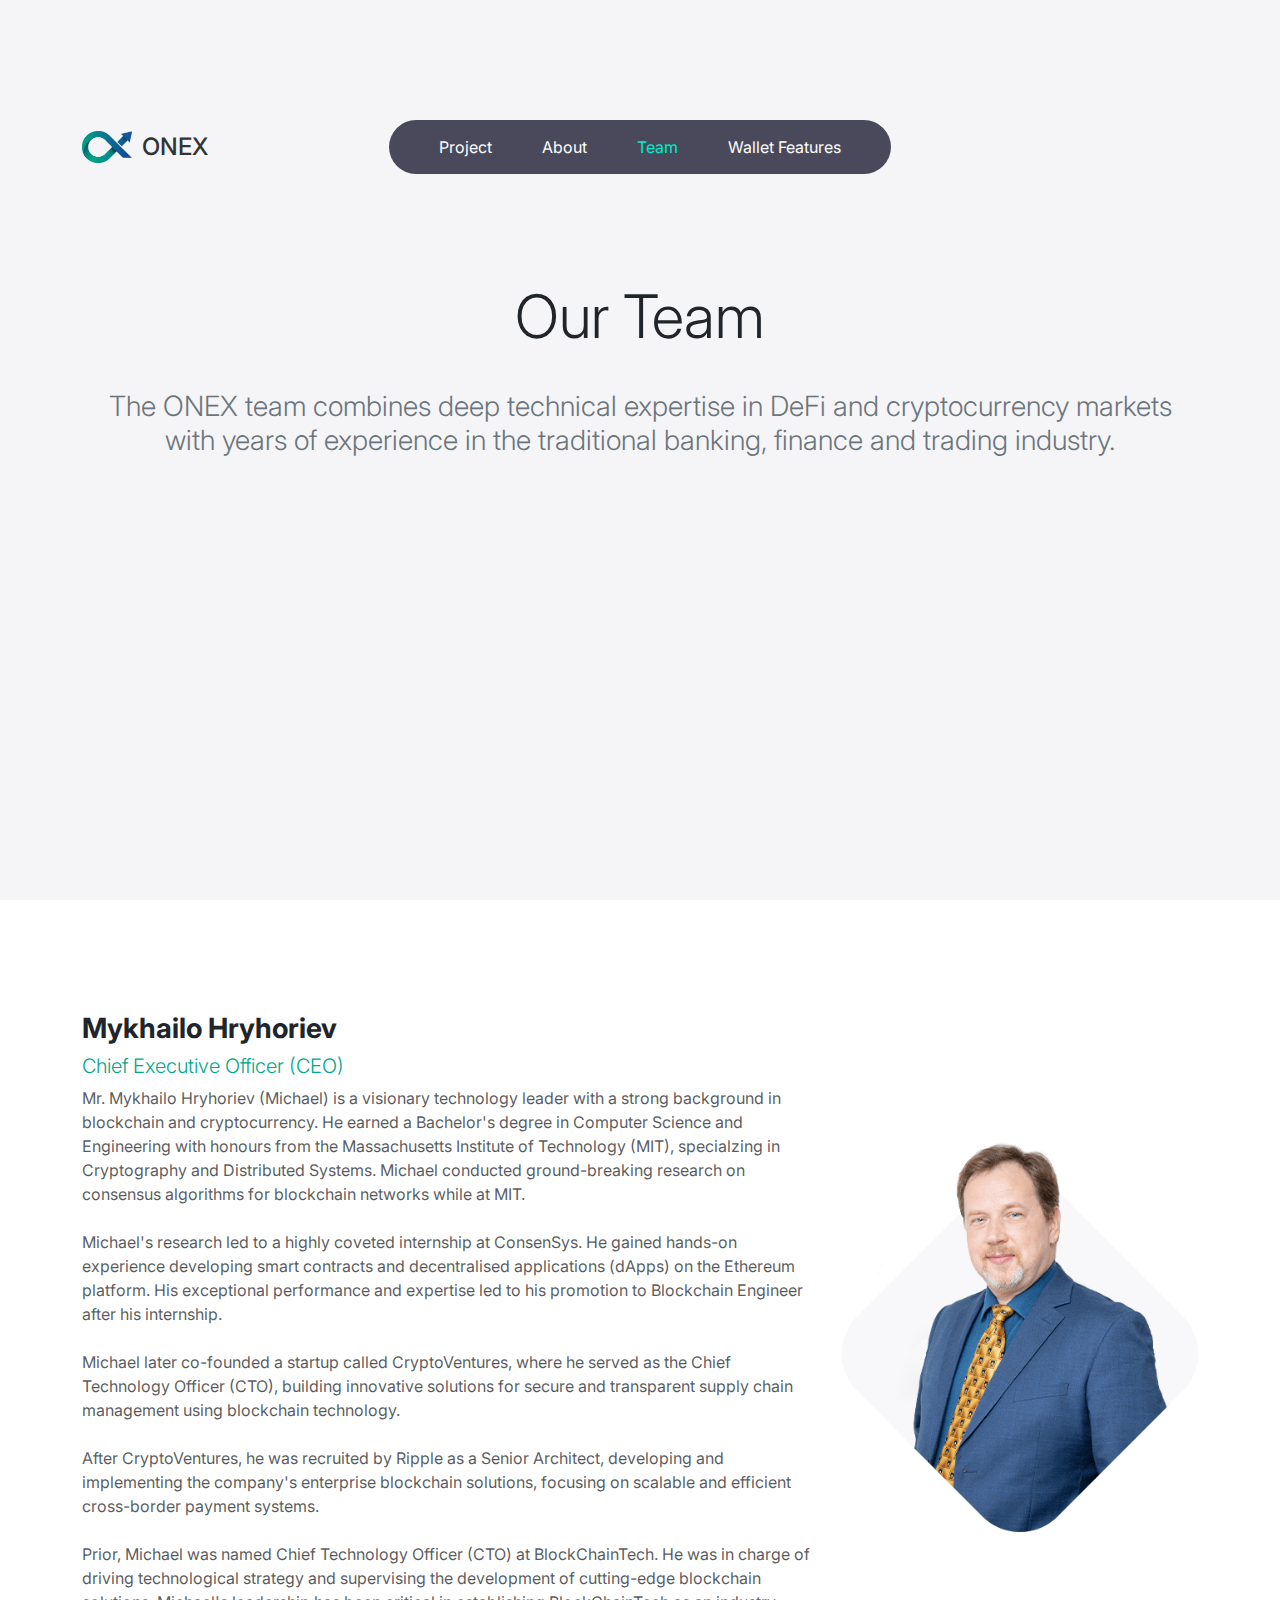
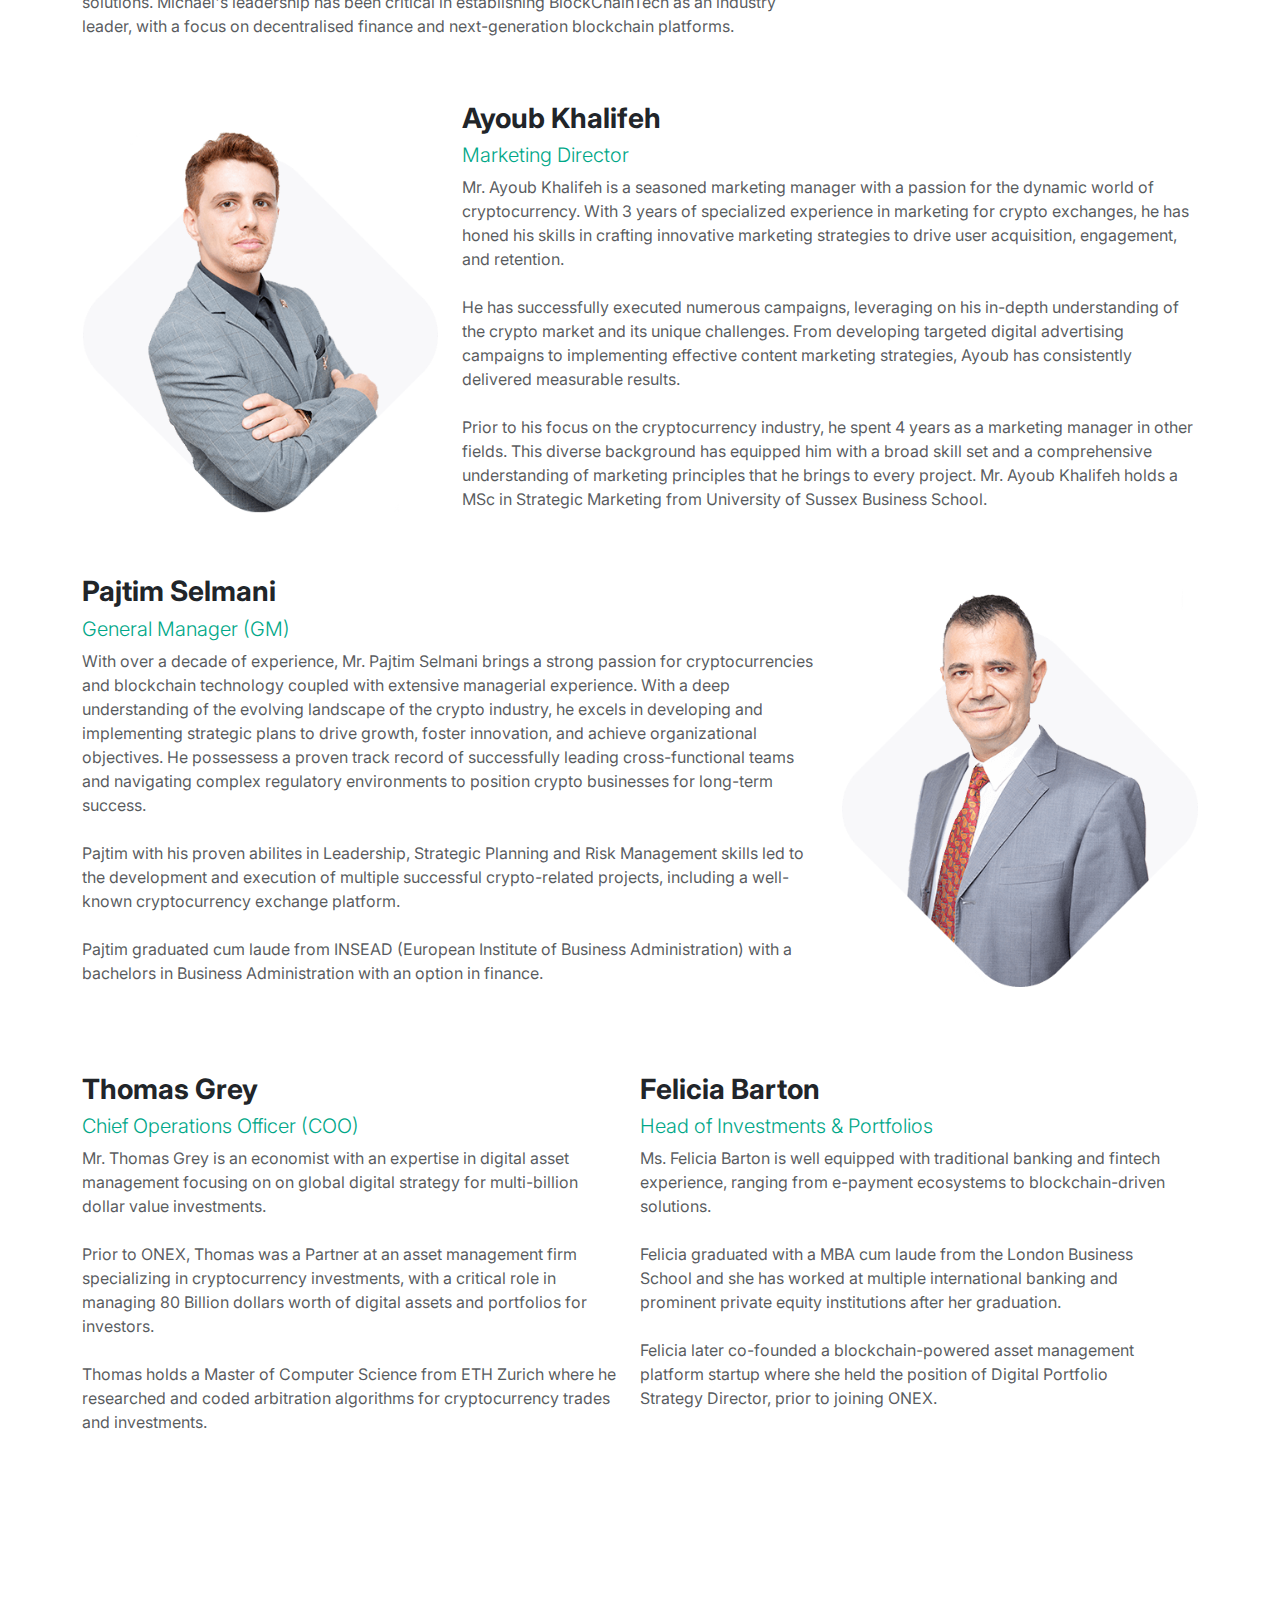
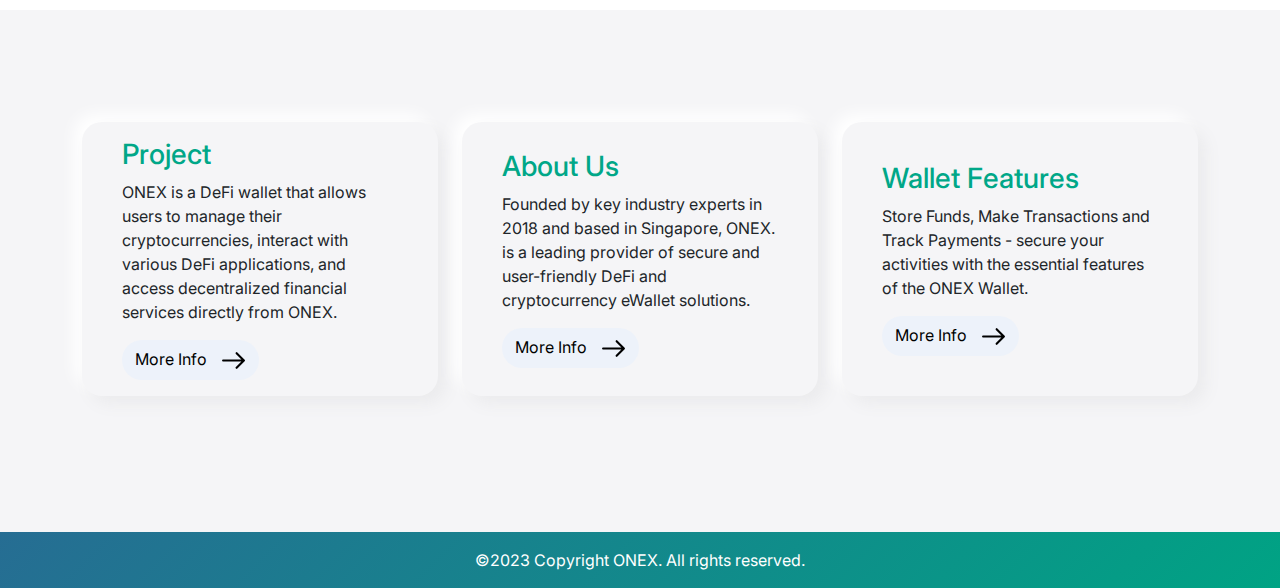
<file: team.html>
<!doctype html>
<html lang="en" >
  <head>

    <meta charset="utf-8">
    <meta name="viewport" content="width=device-width, initial-scale=1">

    <title>Onex - Team</title>


<link href="css/bootstrap.min.css" rel="stylesheet" >
<link href="css/offcanvas-navbar.css" rel="stylesheet" >
<link href="css/custom.css" rel="stylesheet" >


<link href="https://fonts.googleapis.com/css2?family=Inter:wght@100;300;400;600;700;900&display=swap" rel="stylesheet">

<link rel="icon" type="image/png" href="favicon.png">

  </head>
  <body>
   


<section class="custom_white top_section" style="overflow: hidden; width: 100vw; position: relative; min-height: auto;">
 

<div class="container z-10 position-relative">
    <nav class="navbar navbar-expand-lg " aria-label="Main navigation">
  
        <div class="col">
        <a href="index.html" class="logo d-flex align-items-center"> <img src="images/onex_logo_only.png"> <h1>ONEX</h1></a>
      </div>
        <button class="navbar-toggler border-0 p-0 m-0 text-white" type="button" id="navbarSideCollapse" aria-label="Toggle navigation">
          <img src="images/menu.svg" class="menu_mobile">
        </button>

        <div class="navbar-collapse offcanvas-collapse custom_onex_menu_bar z-10" id="navbarsExampleDefault">
          <ul class="navbar-nav me-auto mb-2 mb-lg-0">
            <li class="nav-item">
              <a class="nav-link" aria-current="page" href="index.html">Project</a>
            </li>
            <li class="nav-item">
              <a class="nav-link " href="about.html">About</a>
            </li>
            <li class="nav-item">
              <a class="nav-link active" href="#">Team</a>
            </li>
            <li class="nav-item">
              <a class="nav-link" href="wallet_features.html">Wallet Features</a>
            </li>
     
          </ul>

        </div>
   
    </nav>
</div>


<div class="container z-1 position-relative custom_top_content_part">
  <div class="row d-flex align-items-center">

    <div class="col-lg-12 z-2 position-relative text-center">
 
      <h2 class="py-4">Our Team</h2>
      <h3 class="text-secondary fw-light">The ONEX team combines deep technical expertise in DeFi and cryptocurrency markets with years of experience in the traditional banking, finance and trading industry.
</h3>
    </div>

  </div>
</div>


</section>


<section class="section_feature ">

  <div class="container">
    <div class="row">
    
      <div class="col-lg-12 team_set">
        <div class="row d-flex flex-row-reverse  align-items-center">
          <div class="col-md-4"><img src="images/team_mykhailo.png"></div>
          <div class="col-lg-8">
            <h3 class="fw-bold">Mykhailo Hryhoriev</h3>
            <h5 class="fw-light corporate_color">Chief Executive Officer (CEO)</h5>
            <p class="text-opacity-75 text-dark">Mr. Mykhailo Hryhoriev (Michael) is a visionary technology leader with a strong background in blockchain and cryptocurrency. He earned a Bachelor's degree in Computer Science and Engineering with honours from the Massachusetts Institute of Technology (MIT), specialzing in Cryptography and Distributed Systems. Michael conducted ground-breaking research on consensus algorithms for blockchain networks while at MIT.
<br><br>
Michael's research led to a highly coveted internship at ConsenSys. He gained hands-on experience developing smart contracts and decentralised applications (dApps) on the Ethereum platform. His exceptional performance and expertise led to his promotion to Blockchain Engineer after his internship.
<br><br>
Michael later co-founded a startup called CryptoVentures, where he served as the Chief Technology Officer (CTO), building innovative solutions for secure and transparent supply chain management using blockchain technology.
<br><br>
After CryptoVentures, he was recruited by Ripple as a Senior Architect, developing and implementing the company's enterprise blockchain solutions, focusing on scalable and efficient cross-border payment systems.
<br><br>
Prior, Michael was named Chief Technology Officer (CTO) at BlockChainTech. He was in charge of driving technological strategy and supervising the development of cutting-edge blockchain solutions. Michael's leadership has been critical in establishing BlockChainTech as an industry leader, with a focus on decentralised finance and next-generation blockchain platforms.</p>
          </div>
        </div>
      </div>

      <div class="col-lg-12 team_set">
        <div class="row d-flex  align-items-center">
          <div class="col-md-4"><img src="images/team_ayoub.png"></div>
          <div class="col-lg-8">
            <h3 class="fw-bold">Ayoub Khalifeh</h3>
            <h5 class="fw-light corporate_color">Marketing Director</h5>
            <p class="text-opacity-75 text-dark">Mr. Ayoub Khalifeh is a seasoned marketing manager with a passion for the dynamic world of cryptocurrency. With 3 years of specialized experience in marketing for crypto exchanges, he has honed his skills in crafting innovative marketing strategies to drive user acquisition, engagement, and retention.
<br><br>
He has successfully executed numerous campaigns, leveraging on his in-depth understanding of the crypto market and its unique challenges. From developing targeted digital advertising campaigns to implementing effective content marketing strategies, Ayoub has consistently delivered measurable results.
<br><br>
Prior to his focus on the cryptocurrency industry, he spent 4 years as a marketing manager in other fields. This diverse background has equipped him with a broad skill set and a comprehensive understanding of marketing principles that he brings to every project. Mr. Ayoub Khalifeh holds a MSc in Strategic Marketing from University of Sussex Business School.
</p>
          </div>
        </div>
      </div>

      <div class="col-lg-12 team_set">
        <div class="row d-flex flex-row-reverse  align-items-center">
          <div class="col-md-4"><img src="images/team_patjim.png"></div>
          <div class="col-lg-8">
            <h3 class="fw-bold">Pajtim Selmani</h3>
            <h5 class="fw-light corporate_color">General Manager (GM)</h5>
            <p class="text-opacity-75 text-dark">With over a decade of experience, Mr. Pajtim Selmani brings a strong passion for cryptocurrencies and blockchain technology coupled with extensive managerial experience. With a deep understanding of the evolving landscape of the crypto industry, he excels in developing and implementing strategic plans to drive growth, foster innovation, and achieve organizational objectives. He possessess a proven track record of successfully leading cross-functional teams and navigating complex regulatory environments to position crypto businesses for long-term success. <br><br>

Pajtim with his proven abilites in Leadership, Strategic Planning and Risk Management skills led to the development and execution of multiple successful crypto-related projects, including a well-known cryptocurrency exchange platform. 
<br><br>
Pajtim graduated cum laude from INSEAD (European Institute of Business Administration) with a bachelors in Business Administration with an option in finance.</p>
          </div>
        </div>
      </div>

      <div class="col-lg-12 mt-4">
        <div class="row d-flex align-items-center">
          <div class="row">
            <div class="col-md-6 team_set">
  
            <h3 class="fw-bold">Thomas Grey</h3>
            <h5 class="fw-light corporate_color">Chief Operations Officer (COO)</h5>
            <p class="text-opacity-75 text-dark">Mr. Thomas Grey is an economist with an expertise in digital asset management focusing on on global digital strategy for multi-billion dollar value investments. 
<br><br>
Prior to ONEX, Thomas was a Partner at an asset management firm specializing in cryptocurrency investments, with a critical role in managing 80 Billion dollars worth of digital assets and portfolios for investors. 
<br><br>
Thomas holds a Master of Computer Science from ETH Zurich where he researched and coded arbitration algorithms for cryptocurrency trades and investments.</p>
        
            </div>

            <div class="col-md-6 team_set">
  
            <h3 class="fw-bold">Felicia Barton</h3>
            <h5 class="fw-light corporate_color">Head of Investments & Portfolios</h5>
            <p class="text-opacity-75 text-dark">Ms. Felicia Barton is well equipped with traditional banking and fintech experience, ranging from e-payment ecosystems to blockchain-driven solutions.
<br><br>
Felicia graduated with a MBA cum laude from the London Business School and she has worked at multiple international banking and prominent private equity institutions after her graduation. 
<br><br>
Felicia later co-founded a blockchain-powered asset management platform startup where she held the position of Digital Portfolio Strategy Director, prior to joining ONEX.
</p>
        
            </div>
          </div>
        </div>
      </div>

    

    </div>
  </div>
</section>


<section class="custom_white etc_content_section">
  <div class="container">
    <div class="row">
      <div class="col-md-4 mb-4 d-flex align-content-stretch flex-wrap">
        <div class="card px-4 about_us_thumbnail border-0">
          <div class="card-body align-items-center d-flex z-1 position-relative">
            <div>
              <h3 class="corporate_color d-flex align-items-start">Project</h3>
              <p class="d-flex align-items-center">ONEX is a DeFi wallet that allows users to manage their cryptocurrencies, interact with various DeFi applications, and access decentralized financial services directly from ONEX.</p>
              <button class="btn btn_more_info d-flex align-items-end" type="button"><a href="index.html">More Info <img src="images/next_black.svg"></a></button>
            </div>
          </div>
        </div>
      </div>
      <div class="col-md-4 mb-4 d-flex align-content-stretch flex-wrap">
        <div class="card px-4 about_us_thumbnail border-0">
          <div class="card-body align-items-center d-flex z-1 position-relative">
            <div>
              <h3 class="corporate_color d-flex align-items-start">About Us</h3>
              <p class="d-flex align-items-center">Founded by key industry experts in 2018 and based in Singapore, ONEX. is a leading provider of secure 
and user-friendly DeFi and cryptocurrency eWallet solutions.</p>
              <button class="btn btn_more_info d-flex align-items-end" type="button"><a href="about.html">More Info <img src="images/next_black.svg"></a></button>
            </div>
          </div>
        </div>
      </div>
      <div class="col-md-4 mb-4 d-flex align-content-stretch flex-wrap">
        <div class="card p-4 about_us_thumbnail border-0">
          <div class="card-body align-items-center d-flex z-1 position-relative">
            <div>
              <h3 class="corporate_color">Wallet Features</h3>
              <p class="">Store Funds, Make Transactions and Track Payments - secure your activities with the essential features of the ONEX Wallet.
</p>
              <button class="btn btn_more_info" type="button"><a href="#">More Info <img src="images/next_black.svg"></a></button>
            </div>
          </div>
        </div>
      </div>
    </div>
  </div>
</section>

<footer class="onex_background">
<div class="container">
  <div class="row">
    <div class="col pt-3 text-center text-white">
      <p>©2023 Copyright ONEX. All rights reserved.</p>
    </div>
  </div>
</div>
</footer>
<script src="js/offcanvas-navbar.js"></script>
<script src="js/bootstrap.bundle.min.js"></script>

<script src="js/simple_parallax/simpleParallax.js"></script>
<script type="text/javascript">
  var image = document.getElementsByClassName('thumbnail');
new simpleParallax(image, {
  orientation: 'right',
  overflow: true,
  scale: 2,
  maxTransition: 200
});


</script>
    </body>
</html>
</file>
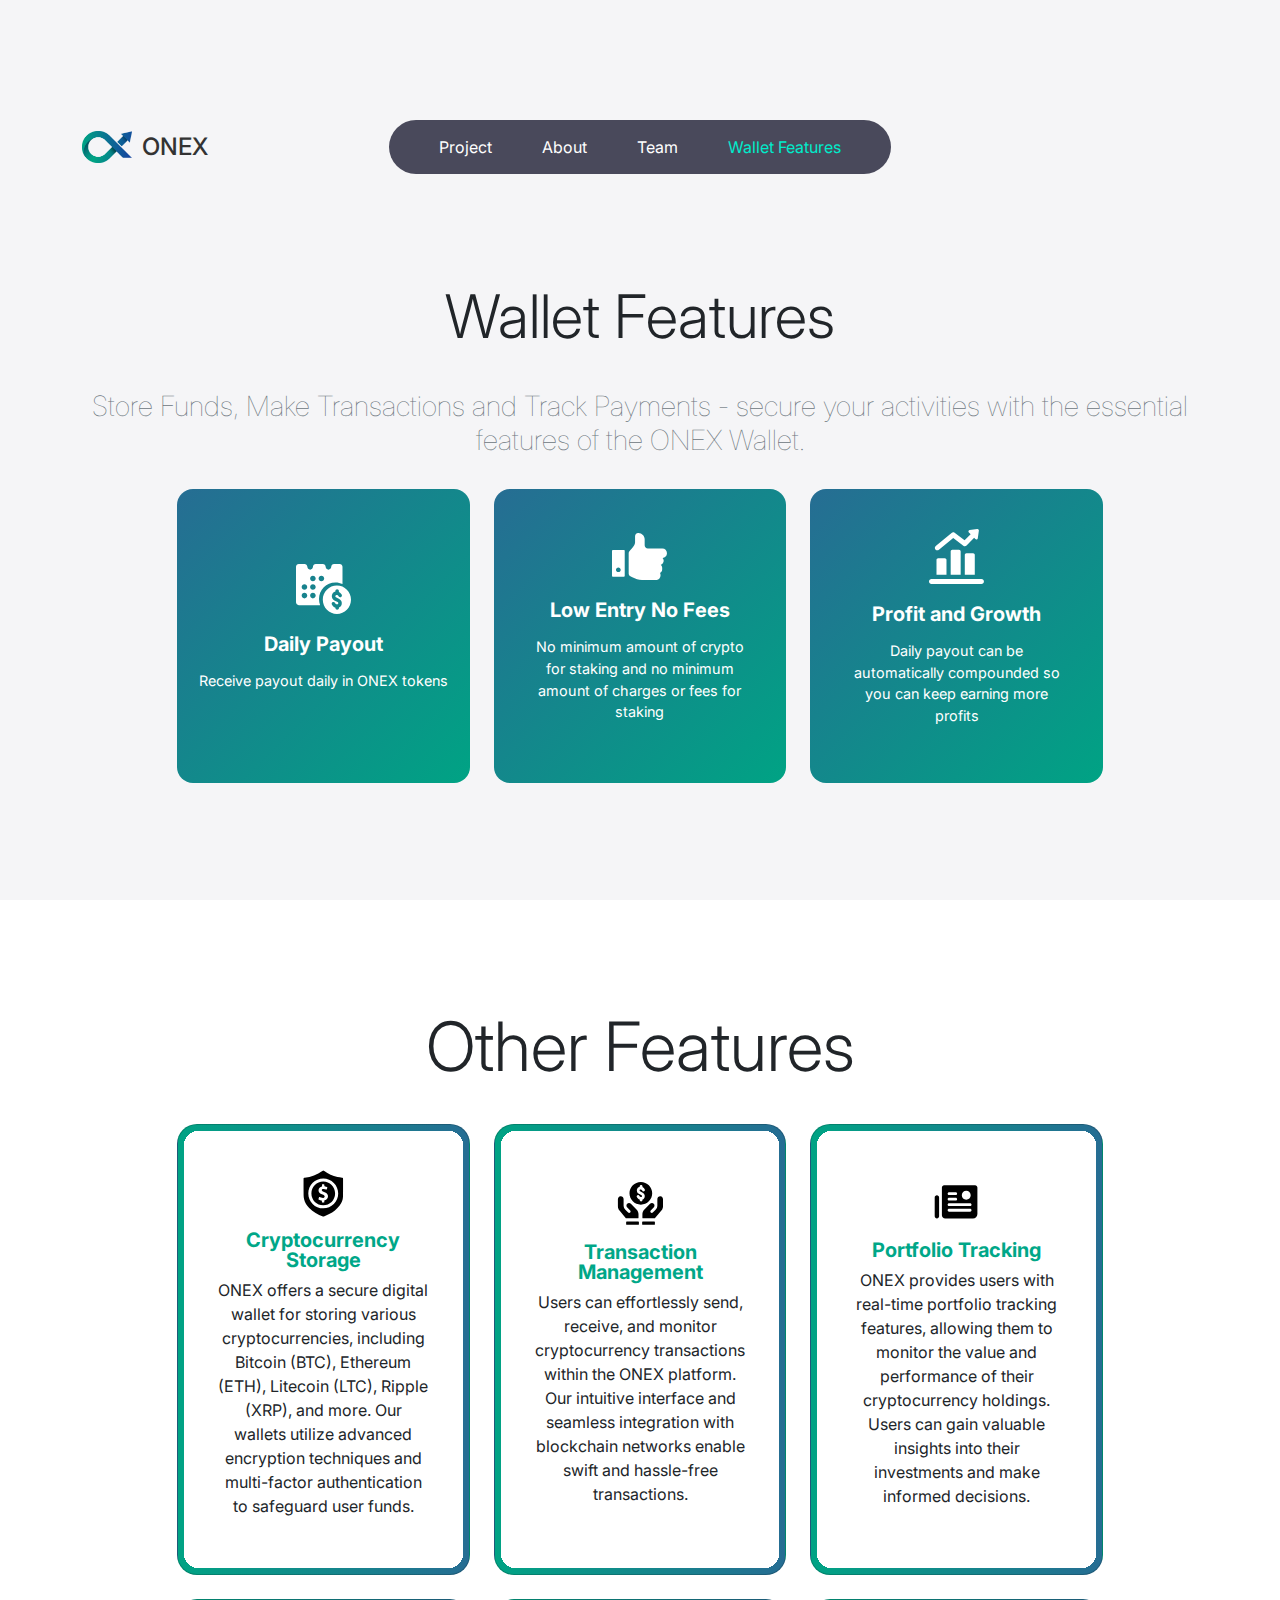
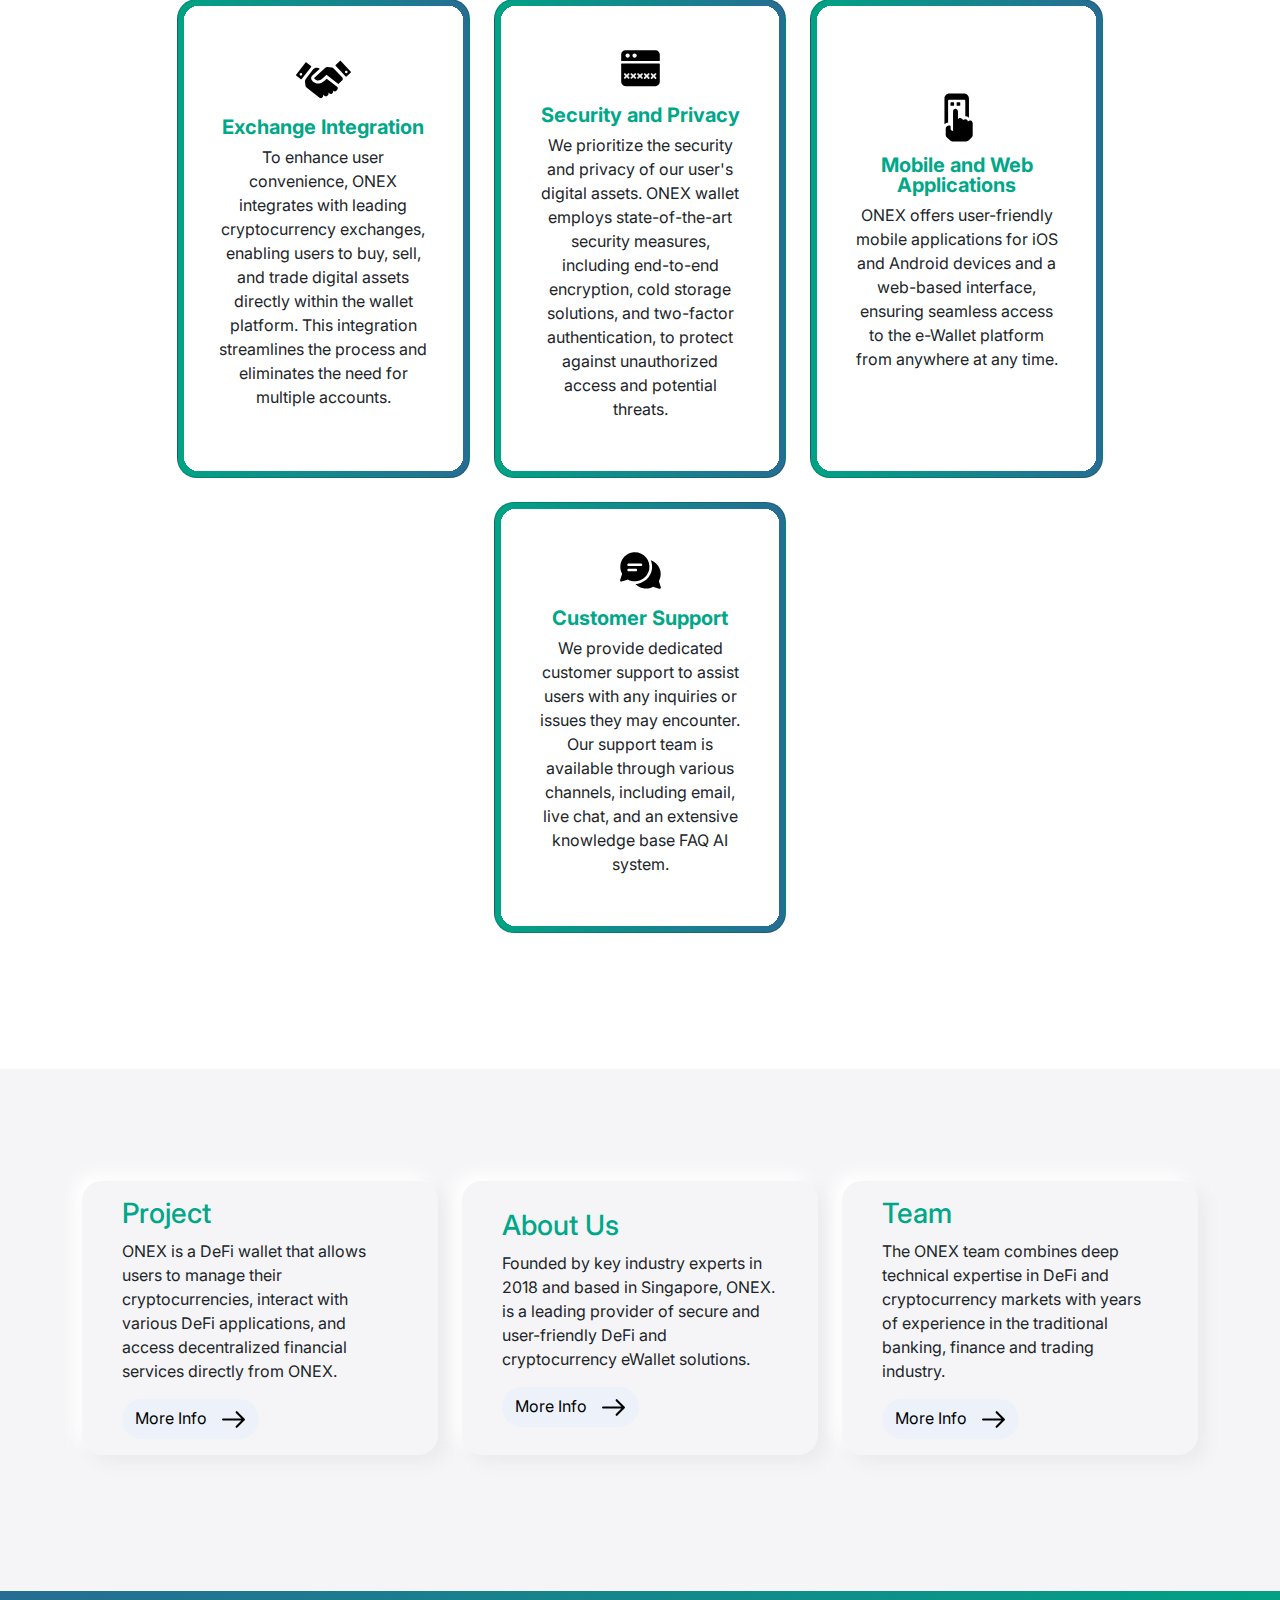
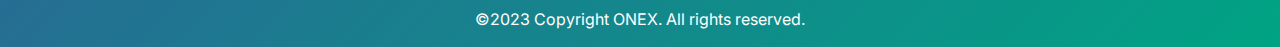
<file: wallet_features.html>
<!doctype html>
<html lang="en" >
  <head>

    <meta charset="utf-8">
    <meta name="viewport" content="width=device-width, initial-scale=1">

    <title>Onex - Wallet Features</title>


<link href="css/bootstrap.min.css" rel="stylesheet" >
<link href="css/offcanvas-navbar.css" rel="stylesheet" >
<link href="css/custom.css" rel="stylesheet" >


<link href="https://fonts.googleapis.com/css2?family=Inter:wght@100;300;400;600;700;900&display=swap" rel="stylesheet">

<link rel="icon" type="image/png" href="favicon.png">

  </head>
  <body>
   


<section class="custom_white top_section" style="overflow: hidden; width: 100vw; position: relative;">

 

<div class="container z-10 position-relative">
    <nav class="navbar navbar-expand-lg " aria-label="Main navigation">
  
        <div class="col">
        <a href="index.html" class="logo d-flex align-items-center"> <img src="images/onex_logo_only.png"> <h1>ONEX</h1></a>
      </div>
        <button class="navbar-toggler border-0 p-0 m-0 text-white" type="button" id="navbarSideCollapse" aria-label="Toggle navigation">
          <img src="images/menu.svg" class="menu_mobile">
        </button>

        <div class="navbar-collapse offcanvas-collapse custom_onex_menu_bar z-10" id="navbarsExampleDefault">
          <ul class="navbar-nav me-auto mb-2 mb-lg-0">
            <li class="nav-item">
              <a class="nav-link" aria-current="page" href="index.html">Project</a>
            </li>
            <li class="nav-item">
              <a class="nav-link" href="about.html">About</a>
            </li>
            <li class="nav-item">
              <a class="nav-link" href="team.html">Team</a>
            </li>
            <li class="nav-item">
              <a class="nav-link active" href="#">Wallet Features</a>
            </li>
     
          </ul>

        </div>
   
    </nav>
</div>


<div class="container z-1 position-relative custom_top_content_part">
  <div class="row d-flex align-items-center">

    <div class="col-lg-12 z-2 position-relative text-center">
      <h2 class="py-4">Wallet Features</h2>
      <h3 class="text-secondary fw-lighter">Store Funds, Make Transactions and Track Payments - secure your activities with the essential features of the ONEX Wallet.</h3>
    </div>

    <div class="col-lg-12 d-flex justify-content-center z-1 position-relative mt-4">
       <div class="row">
            <div class="container">
    <div class="row">

      <div class="col-lg-10 flex-wrap justify-content-center mx-auto wallet_feature_top">
        <div class="row"> 
            <div class="col-md-4 mb-4 d-flex align-content-stretch ">
              <div class="card onex_background rounded-4 border-0 w-100">
                <div class="card-body align-items-center d-flex text-dark">
                  <div class="text-center mx-auto">
                    <img src="images/SVG/wf_daily_payout.svg" class="feature_ico">
                    <h5 class="fw-bold lh-1 text-white mb-3">Daily Payout</h5>    
                      <p class="text-white">Receive payout daily in ONEX tokens</p>
                  </div>
                </div>
              </div>
            </div>
            <div class="col-md-4 mb-4 d-flex align-content-stretch ">
              <div class="card p-4 onex_background rounded-4 border-0 w-100">
                <div class="card-body align-items-center d-flex text-dark">
                  <div class="text-center mx-auto">
                    <img src="images/SVG/wf_low_entry.svg" class="feature_ico">
                    <h5 class="fw-bold lh-1 text-white mb-3">Low Entry No Fees</h5>
                    <p class="text-white">No minimum amount of crypto for staking and no minimum amount of charges or fees for staking</p>
                  </div>
                </div>
              </div>
            </div>
            <div class="col-md-4 mb-4 d-flex align-content-stretch ">
              <div class="card p-4 onex_background rounded-4 border-0 w-100">
                <div class="card-body align-items-center d-flex text-dark">
                  <div class="text-center mx-auto">
                    <img src="images/SVG/wf_profit.svg" class="feature_ico">
                    <h5 class="fw-bold lh-1 text-white mb-3">Profit and Growth</h5>
                    <p class="text-white">Daily payout can be automatically compounded so you can keep earning more profits</p>
                  </div>
                </div>
              </div>
            </div>
        </div>

 
      </div>
 

    </div>
  </div>
       </div>
    </div>


  </div>
</div>


</section>



<section class="section_feature">

  <div class="container">
    <div class="row">
       <h2 class=" text-center">Other Features</h2>

      <div class="col-lg-10 d-flex align-content-stretch flex-wrap justify-content-center mx-auto">
        <div class="row mt-4 justify-content-center"> 
            <div class="col-md-4 mb-4">
              <div class="card p-4 onex_border_bg">
                <div class="card-body align-items-center d-flex text-dark">
                  <div class="text-center mx-auto">
                    <img src="images/SVG/other_1.svg" class="feature_ico">
                    <h5 class="fw-bold lh-1 corporate_color mb-2">Cryptocurrency Storage</h5>
                    <p class="text-dark">ONEX offers a secure digital wallet for storing various cryptocurrencies, including Bitcoin (BTC), Ethereum (ETH), Litecoin (LTC), Ripple (XRP), and more. Our wallets utilize advanced encryption techniques and multi-factor authentication to safeguard user funds.</p>
                  </div>
                </div>
              </div>
            </div>
            <div class="col-md-4 mb-4">
              <div class="card p-4 onex_border_bg">
                <div class="card-body align-items-center d-flex text-dark">
                  <div class="text-center mx-auto">
                    <img src="images/SVG/other_2.svg" class="feature_ico">
                    <h5 class="fw-bold lh-1 corporate_color mb-2">Transaction Management</h5>
                    <p class="text-dark">Users can effortlessly send, receive, and monitor cryptocurrency transactions within the ONEX platform. Our intuitive interface and seamless integration with blockchain networks enable swift and hassle-free transactions.
</p>
                  </div>
                </div>
              </div>
            </div>
            <div class="col-md-4 mb-4">
              <div class="card p-4 onex_border_bg">
                <div class="card-body align-items-center d-flex text-dark">
                  <div class="text-center mx-auto">
                    <img src="images/SVG/other_3.svg" class="feature_ico">
                    <h5 class="fw-bold lh-1 corporate_color mb-2">Portfolio Tracking</h5>
                    <p class="text-dark">ONEX provides users with real-time portfolio tracking features, allowing them to monitor the value and performance of their cryptocurrency holdings. Users can gain valuable insights into their investments and make informed decisions.
</p>
                  </div>
                </div>
              </div>
            </div>

            <div class="col-md-4 mb-4">
              <div class="card p-4 onex_border_bg">
                <div class="card-body align-items-center d-flex text-dark">
                  <div class="text-center mx-auto">
                    <img src="images/SVG/other_4.svg" class="feature_ico">
                    <h5 class="fw-bold lh-1 corporate_color mb-2">Exchange Integration</h5>
                    <p class="text-dark">To enhance user convenience, ONEX integrates with leading cryptocurrency exchanges, enabling users to buy, sell, and trade digital assets directly within the wallet platform. This integration streamlines the process and eliminates the need for multiple accounts.
</p>
                  </div>
                </div>
              </div>
            </div>
            <div class="col-md-4 mb-4">
              <div class="card p-4 onex_border_bg">
                <div class="card-body align-items-center d-flex text-dark">
                  <div class="text-center mx-auto">
                    <img src="images/SVG/other_5.svg" class="feature_ico">
                    <h5 class="fw-bold lh-1 corporate_color mb-2">Security and Privacy</h5>
                    <p class="text-dark">We prioritize the security and privacy of our user's digital assets. ONEX wallet employs state-of-the-art security measures, including end-to-end encryption, cold storage solutions, and two-factor authentication, to protect against unauthorized access and potential threats.
</p>
                  </div>
                </div>
              </div>
            </div>
            <div class="col-md-4 mb-4">
              <div class="card p-4 onex_border_bg">
                <div class="card-body align-items-center d-flex text-dark">
                  <div class="text-center mx-auto">
                    <img src="images/SVG/other_6.svg" class="feature_ico">
                    <h5 class="fw-bold lh-1 corporate_color mb-2">Mobile and Web Applications</h5>
                    <p class="text-dark">ONEX offers user-friendly mobile applications for iOS and Android devices and a web-based interface, ensuring seamless access to the e-Wallet platform from anywhere at any time.

</p>
                  </div>
                </div>
              </div>
            </div>

            <div class="col-md-4 mb-4">
              <div class="card p-4 onex_border_bg">
                <div class="card-body align-items-center d-flex text-dark">
                  <div class="text-center mx-auto">
                    <img src="images/SVG/other_7.svg" class="feature_ico">
                    <h5 class="fw-bold lh-1 corporate_color mb-2">Customer Support</h5>
                    <p class="text-dark">We provide dedicated customer support to assist users with any inquiries or issues they may encounter. Our support team is available through various channels, including email, live chat, and an extensive knowledge base FAQ AI system.</p>
                  </div>
                </div>
              </div>
            </div>
  
        </div>

 
      </div>
 

    </div>
  </div>
</section>


<section class="custom_white etc_content_section">
  <div class="container">
    <div class="row">
      <div class="col-md-4 mb-4 d-flex align-content-stretch flex-wrap">
        <div class="card px-4 about_us_thumbnail border-0">
          <div class="card-body align-items-center d-flex z-1 position-relative">
            <div>
              <h3 class="corporate_color d-flex align-items-start">Project</h3>
              <p class="d-flex align-items-center">ONEX is a DeFi wallet that allows users to manage their cryptocurrencies, interact with various DeFi applications, and access decentralized financial services directly from ONEX.</p>
              <button class="btn btn_more_info d-flex align-items-end" type="button"><a href="index.html">More Info <img src="images/next_black.svg"></a></button>
            </div>
          </div>
        </div>
      </div>
      <div class="col-md-4 mb-4 d-flex align-content-stretch flex-wrap">
        <div class="card px-4 about_us_thumbnail border-0">
          <div class="card-body align-items-center d-flex z-1 position-relative">
            <div>
              <h3 class="corporate_color d-flex align-items-start">About Us</h3>
              <p class="d-flex align-items-center">Founded by key industry experts in 2018 and based in Singapore, ONEX. is a leading provider of secure 
and user-friendly DeFi and cryptocurrency eWallet solutions.</p>
              <button class="btn btn_more_info d-flex align-items-end" type="button"><a href="about.html">More Info <img src="images/next_black.svg"></a></button>
            </div>
          </div>
        </div>
      </div>
      <div class="col-md-4 mb-4 d-flex align-content-stretch flex-wrap">
        <div class="card px-4 about_us_thumbnail border-0">
          <div class="card-body align-items-center d-flex z-1 position-relative">
            <div>
              <h3 class="corporate_color">Team</h3>
              <p class="">The ONEX team combines deep technical expertise in DeFi and cryptocurrency markets with years of experience in the traditional banking, finance and trading industry.</p>
              <button class="btn btn_more_info" type="button"><a href="team.html">More Info <img src="images/next_black.svg"></a></button>
            </div>
          </div>
        </div>
      </div>
  
    </div>
  </div>
</section>

<footer class="onex_background">
<div class="container">
  <div class="row">
    <div class="col pt-3 text-center text-white">
      <p>©2023 Copyright ONEX. All rights reserved.</p>
    </div>
  </div>
</div>
</footer>
<script src="js/offcanvas-navbar.js"></script>
<script src="js/bootstrap.bundle.min.js"></script>

<script src="js/simple_parallax/simpleParallax.js"></script>
<script type="text/javascript">
  var image = document.getElementsByClassName('thumbnail');
new simpleParallax(image, {
  orientation: 'right',
  overflow: true,
  scale: 2,
  maxTransition: 200
});


</script>
    </body>
</html>
</file>
<file: css/offcanvas-navbar.css>
html,
body {
  overflow-x: hidden; /* Prevent scroll on narrow devices */
}



@media (max-width: 991.98px) {
  .offcanvas-collapse {
    position: fixed;
    top: 56px; /* Height of navbar */
    bottom: 0;
    left: 100%;
    width: 100%;
    padding-right: 1rem;
    padding-left: 1rem;
    overflow-y: auto;
    visibility: hidden;
    background-color: #343a40;
    transition: transform .3s ease-in-out, visibility .3s ease-in-out;
  }
  .offcanvas-collapse.open {
    visibility: visible;
    transform: translateX(-100%);
  }
}

.nav-scroller .nav {
  color: rgba(255, 255, 255, .75);
}

.nav-scroller .nav-link {
  padding-top: .75rem;
  padding-bottom: .75rem;
  font-size: .875rem;
  color: #6c757d;
}

.nav-scroller .nav-link:hover {
  color: #007bff;
}

.nav-scroller .active {
  font-weight: 500;
  color: #343a40;
}

.bg-purple {
  background-color: #6f42c1;
}
</file>
<file: css/custom.css>
html, body{font-family: 'Inter', sans-serif;}

h1{margin: 0; padding: 0}

.logo{ text-decoration: none;}
.logo img{display: table; width: 100%; max-width: 50px}
.logo h1{font-size: 1.5em; color: #333; text-decoration: none; padding-left: 10px}

.navbar-nav .nav-link.active, .navbar-nav .nav-link.show {
    color: rgb(0 236 203);
}

.onex_background{
background: #266d93;
background: -moz-linear-gradient(-45deg,  #266d93 0%, #00a384 100%); 
background: -webkit-linear-gradient(-45deg,  #266d93 0%,#00a384 100%); 
background: linear-gradient(135deg,  #266d93 0%,#00a384 100%); 
filter: progid:DXImageTransform.Microsoft.gradient( startColorstr='#266d93', endColorstr='#00a384',GradientType=1 );
}

.onex_border_bg{
  background: radial-gradient(circle at 100% 100%, #ffffff 0, #ffffff 14px, transparent 14px) 0% 0%/20px 20px no-repeat,
            radial-gradient(circle at 0 100%, #ffffff 0, #ffffff 14px, transparent 14px) 100% 0%/20px 20px no-repeat,
            radial-gradient(circle at 100% 0, #ffffff 0, #ffffff 14px, transparent 14px) 0% 100%/20px 20px no-repeat,
            radial-gradient(circle at 0 0, #ffffff 0, #ffffff 14px, transparent 14px) 100% 100%/20px 20px no-repeat,
            linear-gradient(#ffffff, #ffffff) 50% 50%/calc(100% - 12px) calc(100% - 40px) no-repeat,
            linear-gradient(#ffffff, #ffffff) 50% 50%/calc(100% - 40px) calc(100% - 12px) no-repeat,
            linear-gradient(90deg, #00a384 0%, #266d93 100%);
border-radius: 20px;
padding-left: calc(6px + 1.5rem);
padding-right: calc(6px + 1.5rem);
box-sizing: border-box;
}

.custom_onex_menu_bar ul li a{color: #fff;}

.custom_white{background: #f5f5f7}

.top_section{padding: 7em 0}
.section_feature{padding: 7em 0}

.custom_highlight_box{}

.custom_neu_box{ max-width: 450px; padding: 3em; border-radius: 56px; background: #f5f5f7; box-shadow:  40px 40px 80px #d3d3d4, -40px -40px 80px #ffffff;}

.token_ico{display: inline; width: 30px; margin-right: 5px}


.button_running_color {
    background: linear-gradient(221deg, #0cdba6, #0c99db, #0c63db);
    background-size: 600% 600%;

    -webkit-animation: AnimationName 6s ease infinite;
    -moz-animation: AnimationName 6s ease infinite;
    animation: AnimationName 6s ease infinite;
}

@-webkit-keyframes AnimationName {
    0%{background-position:0% 50%}
    50%{background-position:100% 50%}
    100%{background-position:0% 50%}
}
@-moz-keyframes AnimationName {
    0%{background-position:0% 50%}
    50%{background-position:100% 50%}
    100%{background-position:0% 50%}
}
@keyframes AnimationName {
    0%{background-position:0% 50%}
    50%{background-position:100% 50%}
    100%{background-position:0% 50%}
}

.rounded_20{border-radius: 10px}


.form_set_custom label{ font-size:0.9em; color:#666 }
.form_set_custom input{background: #fafafa; border:1px solid #e5e5e5; border-radius: 10px;}
 
.form_set_custom input::-webkit-input-placeholder { /* Chrome/Opera/Safari */
  color: #ccc;
}
.form_set_custom input::-moz-placeholder { /* Firefox 19+ */
  color: #ccc;
}
.form_set_custom input:-ms-input-placeholder { /* IE 10+ */
  color: #ccc;
}
.form_set_custom input:-moz-placeholder { /* Firefox 18- */
  color: #ccc;
}


.section_feature .card{border-radius: 20px; height: 100%}
.section_feature .feature_ico{width: 55px; margin-bottom: 10px}

.dark_staking_set{position: relative; background: #000;}
.dark_staking_set .card-body{z-index: 1}
.video_staking{ position: absolute; left: 0; top: -40px; width: 100%; height: 100%; z-index: 0; opacity: 0.3;}

.thumbnail{width: 700px}

.onex_background_purple{background: url(../images/parallax_bg.jpg) center center no-repeat; background-size: cover; padding:5em}

.corporate_color{color: #00a788}


.etc_content_section{padding: 7em 0;}


/*.about_us_thumbnail{background: url(../images/about_us_bg.jpg) center center no-repeat; background-size: cover; position: relative;}
.about_us_thumbnail:before{display: block; content:''; width: 100%; height: 100%; background: rgb(0 0 0 / 80%); position: absolute; top: 0; left: 0;}
*/
.about_us_thumbnail{border-radius: 20px;
background: #f5f5f7;
box-shadow:  8px 8px 16px #ebebed,
             -8px -8px 16px #ffffff;}


.video_staking_top_banner{ position: absolute; left: 0; top: -40px; width: 100%; height: 100%; z-index: 0; opacity: 0.4; transform: scale(2);}




.btn_more_info{background: #edf2fa; border-radius: 100px}
.btn_more_info a{text-decoration: none; color: #000;}
.btn_more_info img{width: 25px; display: inline; margin-left: 10px}

.landing_page_content_img{max-width: 600px;}

.about_banner_section{background: #000; padding: 5em 0}
.about_banner{max-width: 800px; width: 90%; margin:0 auto; display: block;}
.about_slogan_video{    display: block;
    position: absolute;
    top: -32vh;
    left: 0;
    width: 100vw;
    height: 100vh;
    opacity: 0.2;}

.team_set{margin-bottom: 3em;}
.team_set img{width: 100%; display: table; max-width: 400px; margin: 0 auto}


.wallet_feature_top img{width: 55px; margin-bottom: 20px}
.wallet_feature_top p{font-size: 0.9em}

@media (min-width:980px){
  nav.navbar{margin-bottom: 5em;}
  .custom_onex_menu_bar ul{background: #49495b; padding: 5px 25px; border-radius: 100px;}
  .custom_onex_menu_bar ul li a{padding: 10px 25px!important}


 .custom_top_content_part h2{font-size: 60px; line-height: 1em; font-weight: 300; margin-bottom: 20px}
 .custom_top_content_part p{font-weight: 400}

 .section_feature h2{font-size: 68px; line-height: 1em; font-weight: 300; margin-bottom: 20px}

}


@media (min-width:1024px) and (max-width:1399px){
  .top_section{height: 100vh;}
}

@media (min-width:1440px) {
  .video_staking_top_banner{transform: scale(2);}
  .top_section{height: auto; padding:5em 0}
   .custom_top_content_part h2{font-size: 70px; line-height: 1em; font-weight: 300; margin-bottom: 20px}
}



@media (max-width:717px){
  .offcanvas-collapse{padding:2em}
  .custom_onex_menu_bar li{ border-bottom: 1px solid rgb(204 204 204 / 13%);}
  .custom_onex_menu_bar li:last-child{ border-bottom:none}
  .menu_mobile{width: 40px}
  nav.navbar.navbar-expand-lg{position: fixed; width: 100%; top: 0; left: 0; z-index: 2; padding: 0.5em 0.75em; background: #fff;} 
  .top_section{padding: 0em 0 2em; min-height: 100vh; text-align: center;}
  .video_staking_top_banner { position: absolute; left: 0; top: -150px; transform: scale(2.5);}
  .thumbnail{width: 300px}

  .section_feature{padding: 4em 0}
  .section_feature .card-body.align-items-center p:last-child{margin-bottom: 0}
  .section_feature .col-md-6:last-child .col-lg-12.mb-4{margin-bottom: 0!important}
  .section_feature .card.px-4{padding: 1.5rem}

  .etc_content_section{padding: 4em 0}

  .etc_content_section .card.px-4{padding: 1.5rem}

  .custom_top_content_part{padding-top: 100px;}
  .custom_top_content_part h2{font-size: 2em; font-weight: bold;}
  .mobile_custom_p_top{font-size: 0.8em; margin:0}
  .custom_neu_box {max-width: 450px; padding: 1.5em; border-radius: 30px; background: #f5f5f7; box-shadow:40px 40px 80px #c4c4cd, -40px -40px 80px #e0e0e0; margin: 20px auto 40px;}

  .landing_page_content_img{ max-width: 560px; margin: 0 auto; padding: 0 20px 50px; transform: translate(24%, 3%);}

  .team_set{text-align: center;}
  .team_set img{width: 100%; display: table; max-width: 200px; margin: 0 auto 20px}
}
</file>
